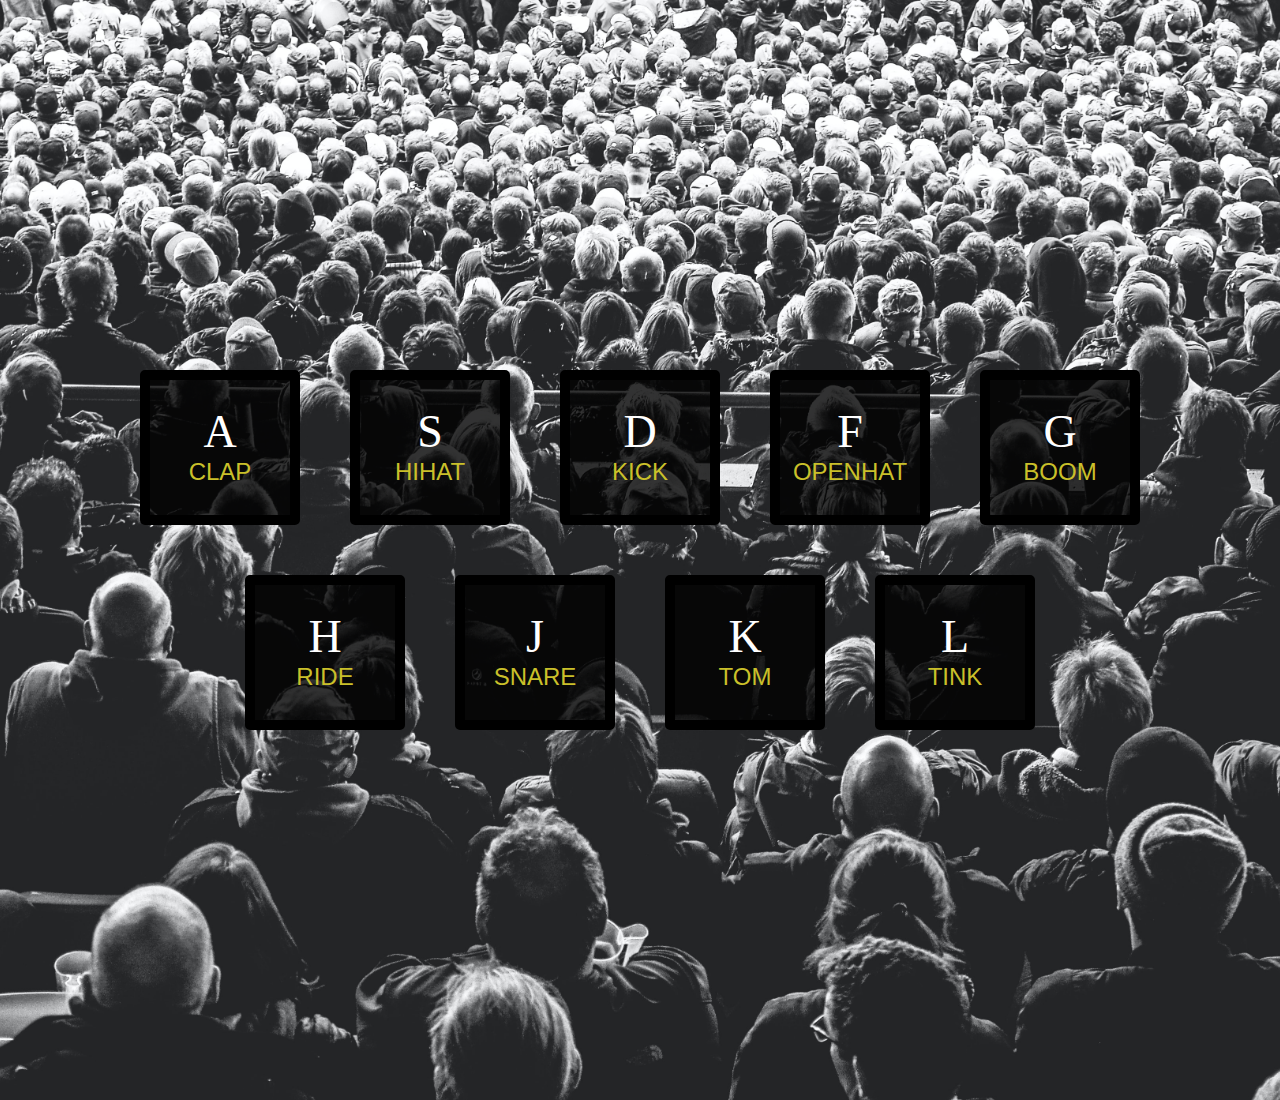
<file: 01-drum-kit/index.html>
<!DOCTYPE html>
<html lang="en">
<head>
    <meta charset="UTF-8">
    <meta http-equiv="X-UA-Compatible" content="IE=edge">
    <meta name="viewport" content="width=device-width, initial-scale=1.0">
    <title>Drum kit</title>
    <link rel="stylesheet" href="./style.css">
</head>
<body>
    <div class="drum-kit">
        <div class="one-drum" id="KeyA">
            <div class="letter">A</div>
            <div class="description">CLAP</div>
        </div>
        <div class="one-drum" id="KeyS">
            <div class="letter">S</div>
            <div class="description">HIHAT</div>
        </div>
        <div class="one-drum" id="KeyD">
            <div class="letter">D</div>
            <div class="description">KICK</div>
        </div>
        <div class="one-drum" id="KeyF">
            <div class="letter">F</div>
            <div class="description">OPENHAT</div>
        </div>
        <div class="one-drum" id="KeyG">
            <div class="letter">G</div>
            <div class="description">BOOM</div>
        </div>
        <div class="one-drum" id="KeyH">
            <div class="letter">H</div>
            <div class="description">RIDE</div>
        </div>
        <div class="one-drum" id="KeyJ">
            <div class="letter">J</div>
            <div class="description">SNARE</div>
        </div>
        <div class="one-drum" id="KeyK">
            <div class="letter">K</div>
            <div class="description">TOM</div>
        </div>
        <div class="one-drum" id="KeyL">
            <div class="letter">L</div>
            <div class="description">TINK</div>
        </div>
    </div>

    <script type="text/javascript" src="./script.js"></script>
</body>
</html>
</file>
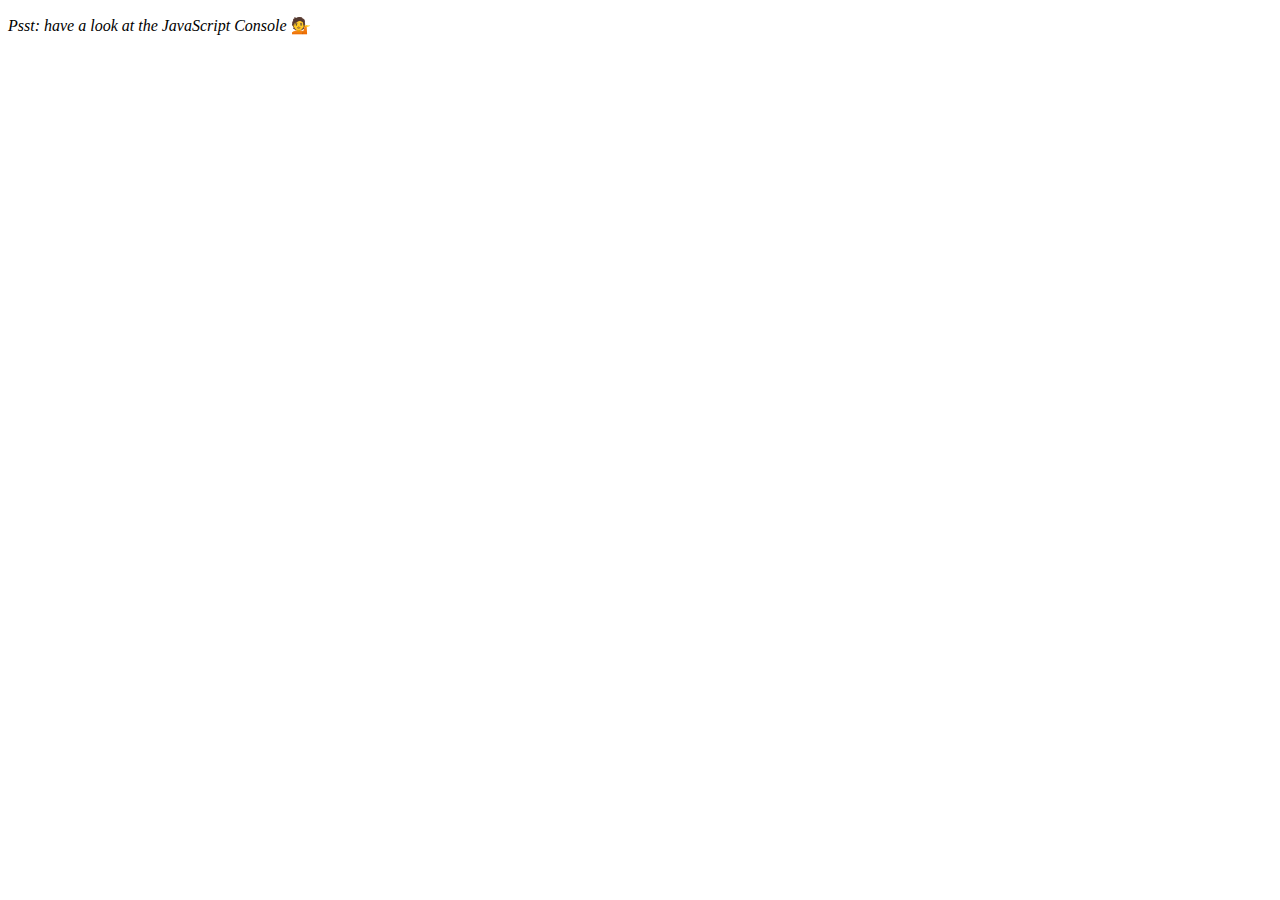
<file: 04-array-cardio-1/solved.html>
<!DOCTYPE html>
<html lang="en">
<head>
  <meta charset="UTF-8">
  <title>Array Cardio 💪</title>
</head>
<body>
  <p><em>Psst: have a look at the JavaScript Console</em> 💁</p>
  <script>
    // Get your shorts on - this is an array workout!
    // ## Array Cardio Day 1

    // Some data we can work with

    const inventors = [
      { first: 'Albert', last: 'Einstein', year: 1879, passed: 1955 },
      { first: 'Isaac', last: 'Newton', year: 1643, passed: 1727 },
      { first: 'Galileo', last: 'Galilei', year: 1564, passed: 1642 },
      { first: 'Marie', last: 'Curie', year: 1867, passed: 1934 },
      { first: 'Johannes', last: 'Kepler', year: 1571, passed: 1630 },
      { first: 'Nicolaus', last: 'Copernicus', year: 1473, passed: 1543 },
      { first: 'Max', last: 'Planck', year: 1858, passed: 1947 },
      { first: 'Katherine', last: 'Blodgett', year: 1898, passed: 1979 },
      { first: 'Ada', last: 'Lovelace', year: 1815, passed: 1852 },
      { first: 'Sarah E.', last: 'Goode', year: 1855, passed: 1905 },
      { first: 'Lise', last: 'Meitner', year: 1878, passed: 1968 },
      { first: 'Hanna', last: 'Hammarström', year: 1829, passed: 1909 }
    ];

    const people = [
      'Bernhard, Sandra', 'Bethea, Erin', 'Becker, Carl', 'Bentsen, Lloyd', 'Beckett, Samuel', 'Blake, William', 'Berger, Ric', 'Beddoes, Mick', 'Beethoven, Ludwig',
      'Belloc, Hilaire', 'Begin, Menachem', 'Bellow, Saul', 'Benchley, Robert', 'Blair, Robert', 'Benenson, Peter', 'Benjamin, Walter', 'Berlin, Irving',
      'Benn, Tony', 'Benson, Leana', 'Bent, Silas', 'Berle, Milton', 'Berry, Halle', 'Biko, Steve', 'Beck, Glenn', 'Bergman, Ingmar', 'Black, Elk', 'Berio, Luciano',
      'Berne, Eric', 'Berra, Yogi', 'Berry, Wendell', 'Bevan, Aneurin', 'Ben-Gurion, David', 'Bevel, Ken', 'Biden, Joseph', 'Bennington, Chester', 'Bierce, Ambrose',
      'Billings, Josh', 'Birrell, Augustine', 'Blair, Tony', 'Beecher, Henry', 'Biondo, Frank'
    ];
    
    // Array.prototype.filter()
    // 1. Filter the list of inventors for those who were born in the 1500's
    const results = inventors.filter(inventor => { return (inventor.year >= 1500 && inventor.year < 1600) });
    console.log("*** QUESTION 1 ***");
    console.table(results);
    
    // Array.prototype.map()
    // 2. Give us an array of the inventors first and last names
    console.log("*** QUESTION 2 ***");
    const firstAndLastNames = inventors.map( inventor => { return inventor.first + " " + inventor.last } );
    console.table(firstAndLastNames);
    
    // Array.prototype.sort()
    // 3. Sort the inventors by birthdate, oldest to youngest
    console.log("*** QUESTION 3 ***");
    const sortedInventors = inventors.sort( (a, b) => (a.year > b.year) ? 1 : -1 );
    console.table(sortedInventors);
    
    // Array.prototype.reduce()
    // 4. How many years did all the inventors live all together?
    console.log("*** QUESTION 4 ***");
    const totalLivedYears = inventors.reduce( (total, inventor) => {
      return total + (inventor.passed - inventor.year); 
    }, 0);
    console.log(totalLivedYears);

    // 5. Sort the inventors by years lived
    console.log("*** QUESTION 5 ***");
    const sortedByYearsLived = inventors.sort( (a, b) => {
      return (a.passed - a.year > b.passed - b.year) ? -1 : 1;
    } );
    console.table(sortedByYearsLived);
    
    // 6. create a list of Boulevards in Paris that contain 'de' anywhere in the name
    // https://en.wikipedia.org/wiki/Category:Boulevards_in_Paris
    console.log("*** QUESTION 6 ***");
    
    /*  
        TO DO in the console of the wikipedia page
        let nodes = document.querySelectorAll('.mw-category-group li');
        let bldNames = Array.from(nodes);
        bldNames = bldNames.map( (node) => node.innerText );
        let searchResults = bldNames.filter( (name) => (name.includes("de") );
    */


    // 7. sort Exercise
    // Sort the people alphabetically by last name
    console.log("*** QUESTION 7 ***");
    let sortedByLastName = people.sort( (a, b) => {
      const lastNameB = b.split(', ')[0];
      const lastNameA = a.split(', ')[0];
      return (lastNameA > lastNameB) ? 1 : -1;
    });
    console.table(sortedByLastName);

    // 8. Reduce Exercise
    // Sum up the instances of each of these
    console.log("*** QUESTION 8 ***");
    const data = ['car', 'car', 'truck', 'truck', 'bike', 'walk', 'car', 'van', 'bike', 'walk', 'car', 'van', 'car', 'truck' ];
    
    const reducedData = data.reduce( (total, elem) => {
      (elem in total) ? ++total[elem] : total[elem] = 0;
      return total;
    }, {});
    console.log(reducedData);

    </script>
</body>
</html>
</file>
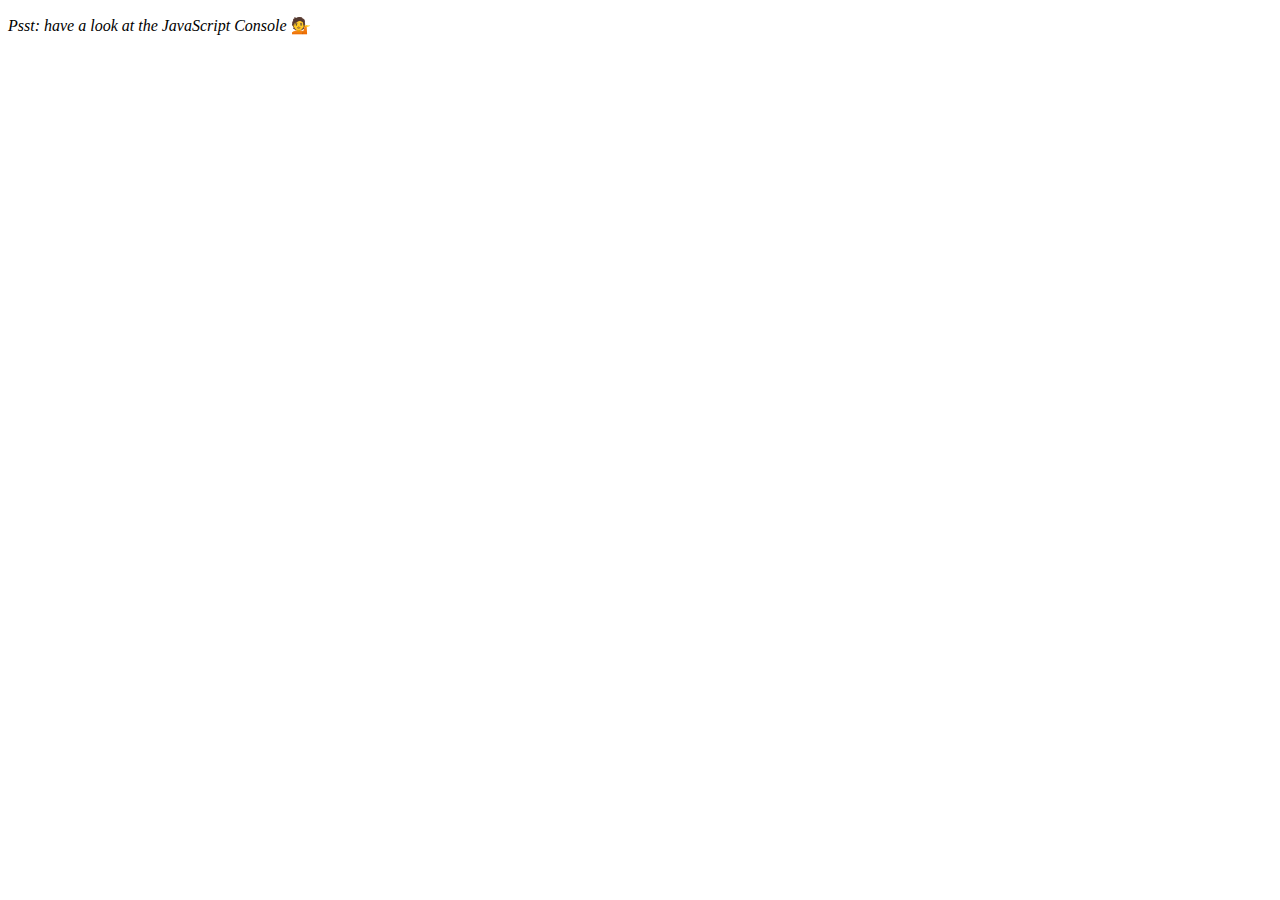
<file: 07-array-cardio-2/solved.html>
<!DOCTYPE html>
<html lang="en">
<head>
  <meta charset="UTF-8">
  <title>Array Cardio 💪💪</title>
</head>
<body>
  <p><em>Psst: have a look at the JavaScript Console</em> 💁</p>
  <script>
    // ## Array Cardio Day 2

    const people = [
      { name: 'Wes', year: 1988 },
      { name: 'Kait', year: 1986 },
      { name: 'Irv', year: 1970 },
      { name: 'Lux', year: 2015 }
    ];

    const comments = [
      { text: 'Love this!', id: 523423 },
      { text: 'Super good', id: 823423 },
      { text: 'You are the best', id: 2039842 },
      { text: 'Ramen is my fav food ever', id: 123523 },
      { text: 'Nice Nice Nice!', id: 542328 }
    ];

    // Some and Every Checks
    // Array.prototype.some() // is at least one person 19 or older?
    let atLeastOne19 = people.some( (person) => 2022 - person.year >= 19 );
    console.log(atLeastOne19);
    // Array.prototype.every() // is everyone 19 or older?
    let everyone19 = people.every( (person) => 2022 - person.year >= 19 );
    console.log(everyone19);

    // Array.prototype.find()
    // Find is like filter, but instead returns just the one you are looking for
    // find the comment with the ID of 823423
    let myComment = comments.find( (comment) => comment.id === 823423 );
    console.log(myComment);

    // Array.prototype.findIndex()
    // Find the comment with this ID
    // delete the comment with the ID of 823423
    let indexOfMyComment = comments.findIndex( (comment) => comment.id === 823423 );
    console.log('index: ' + indexOfMyComment);
    delete comments[indexOfMyComment];
    console.table(comments);

  </script>
</body>
</html>
</file>
<file: 01-drum-kit/style.css>
body {
    background-image: url("images/b-and-w-crowd.jpg");
    background-color: #cccccc;
    background-repeat: no-repeat;
    background-size: cover;
    background-position: 50% 50%;
    height: 100vh;
    margin: 100px;

    display: flex;
    justify-content: center;
    align-items: center;
}

.drum-kit {
    display: flex;
    flex-wrap: wrap;
    justify-content: center;
    gap: 50px;
}

.one-drum {
    display: flex;
    flex-direction: column;
    align-items: center;

    width: 60px;
    height: 60px;
    padding: 50px 40px;
    padding-top: 25px;
    border: 10px solid black;
    border-radius: 5px;
    background-color: rgb(0,0,0, 0.8);

    transition: all 0.07s;
}

.letter {
    color: white;
    font-size: 46px;
}

.description {
    color: rgb(202, 192, 42);
    font-size: 24px;
    font-family:'Gill Sans', 'Gill Sans MT', Calibri, 'Trebuchet MS', sans-serif;
}

.playing {
    transform: scale(1.1);
    border-color: #ffc600;
    box-shadow: 0 0 10px #ffc600;
}
</file>
